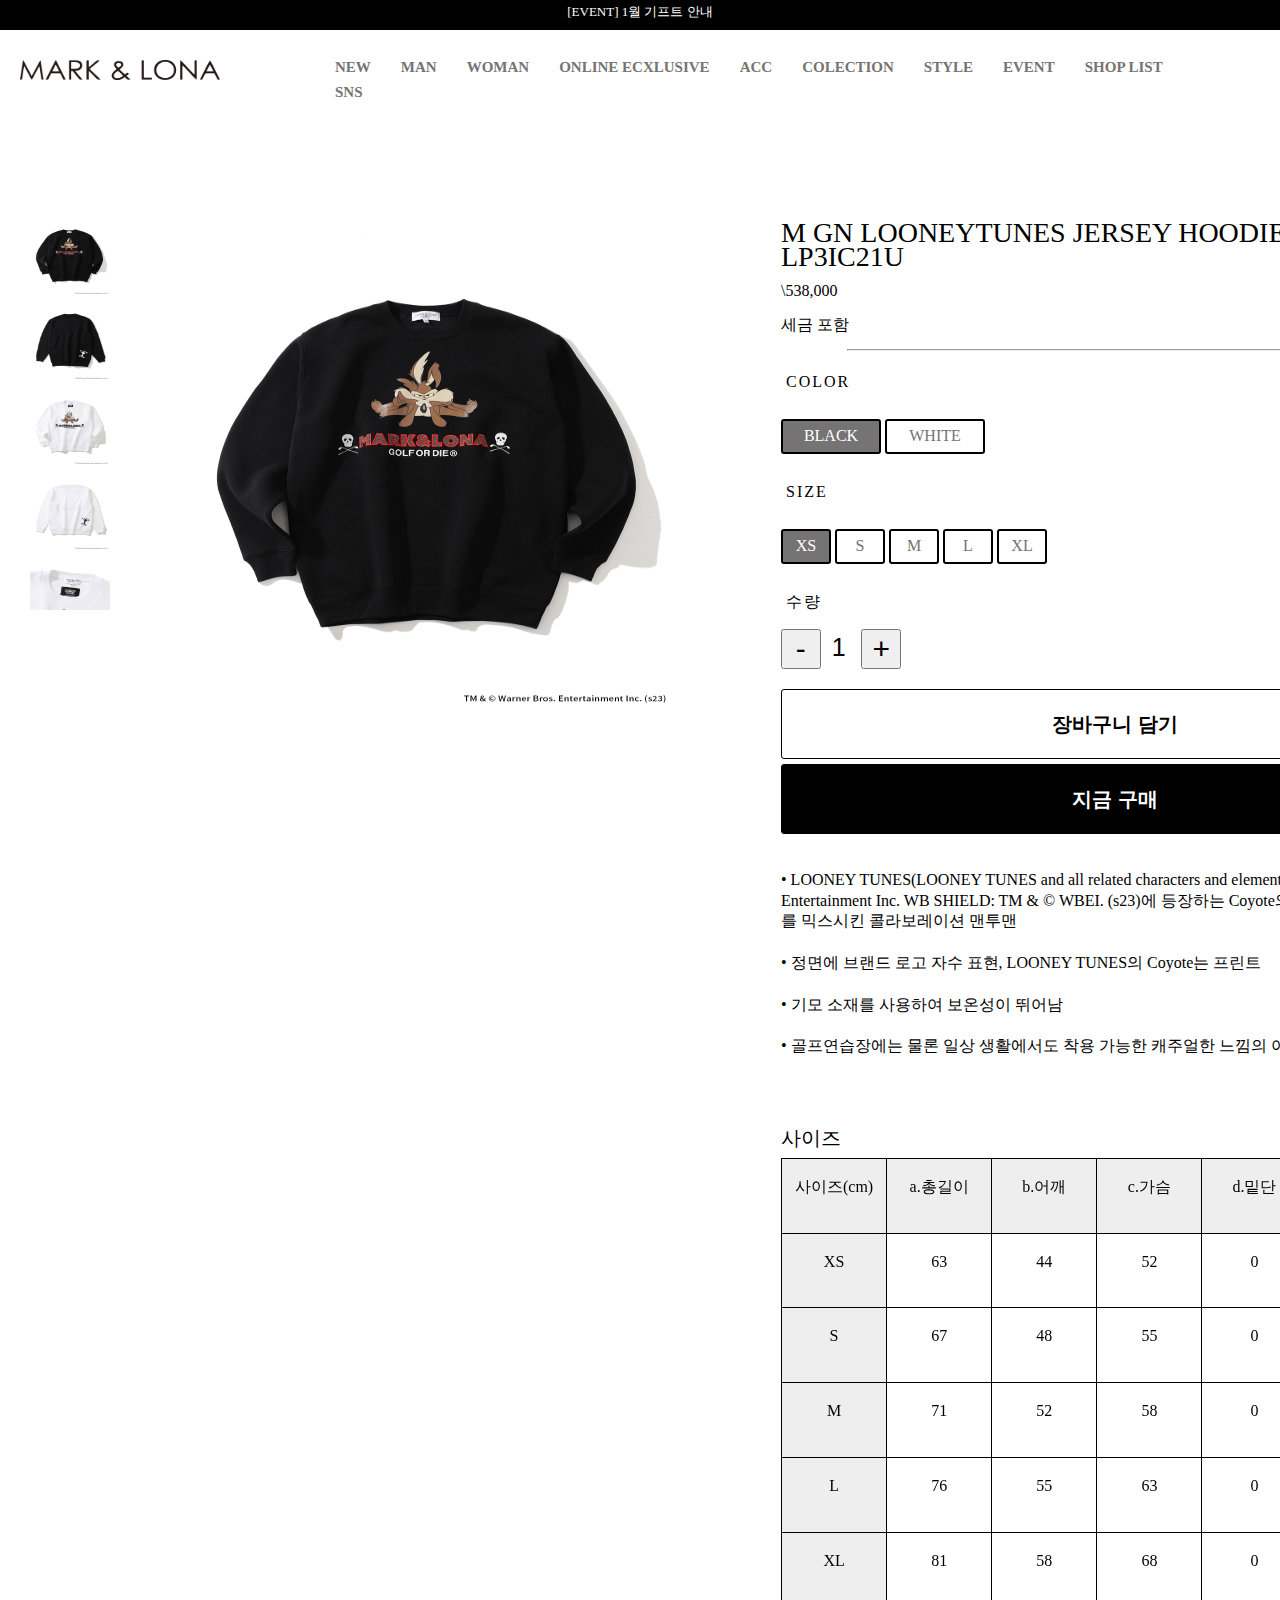
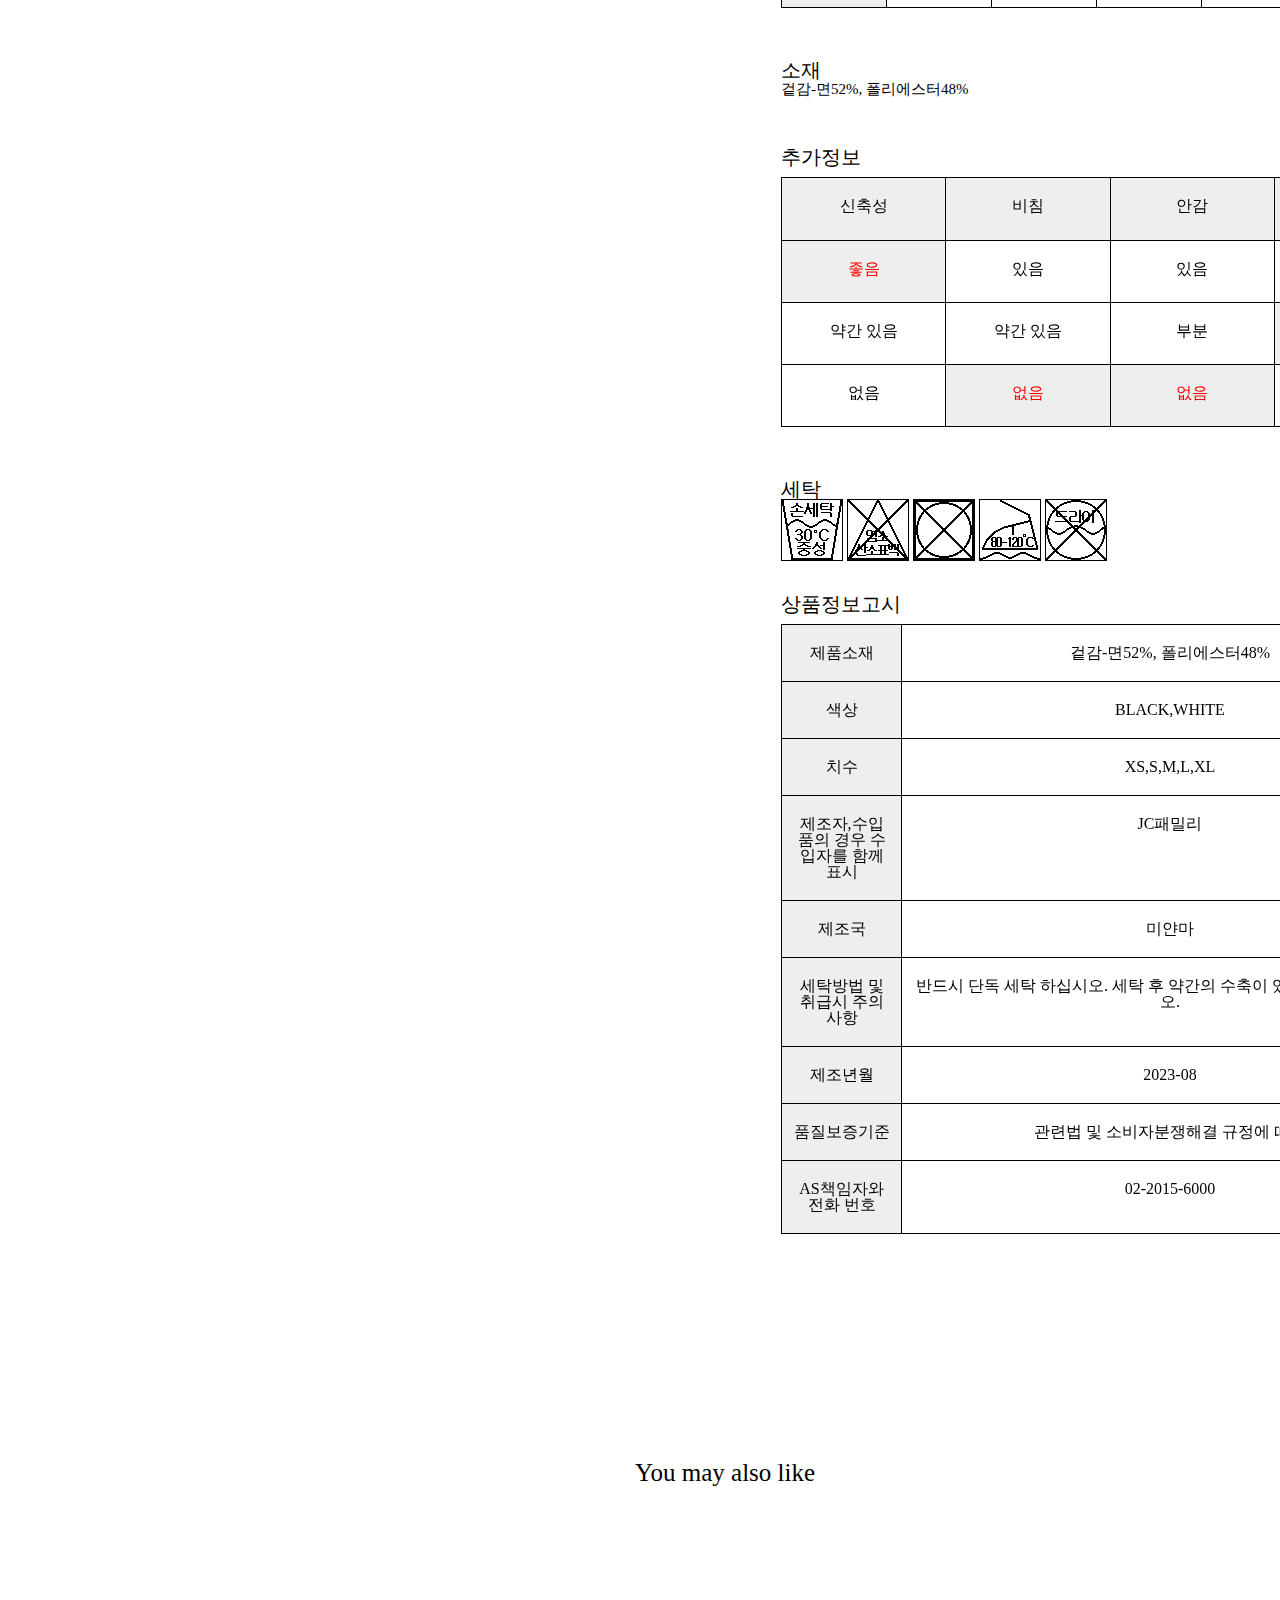
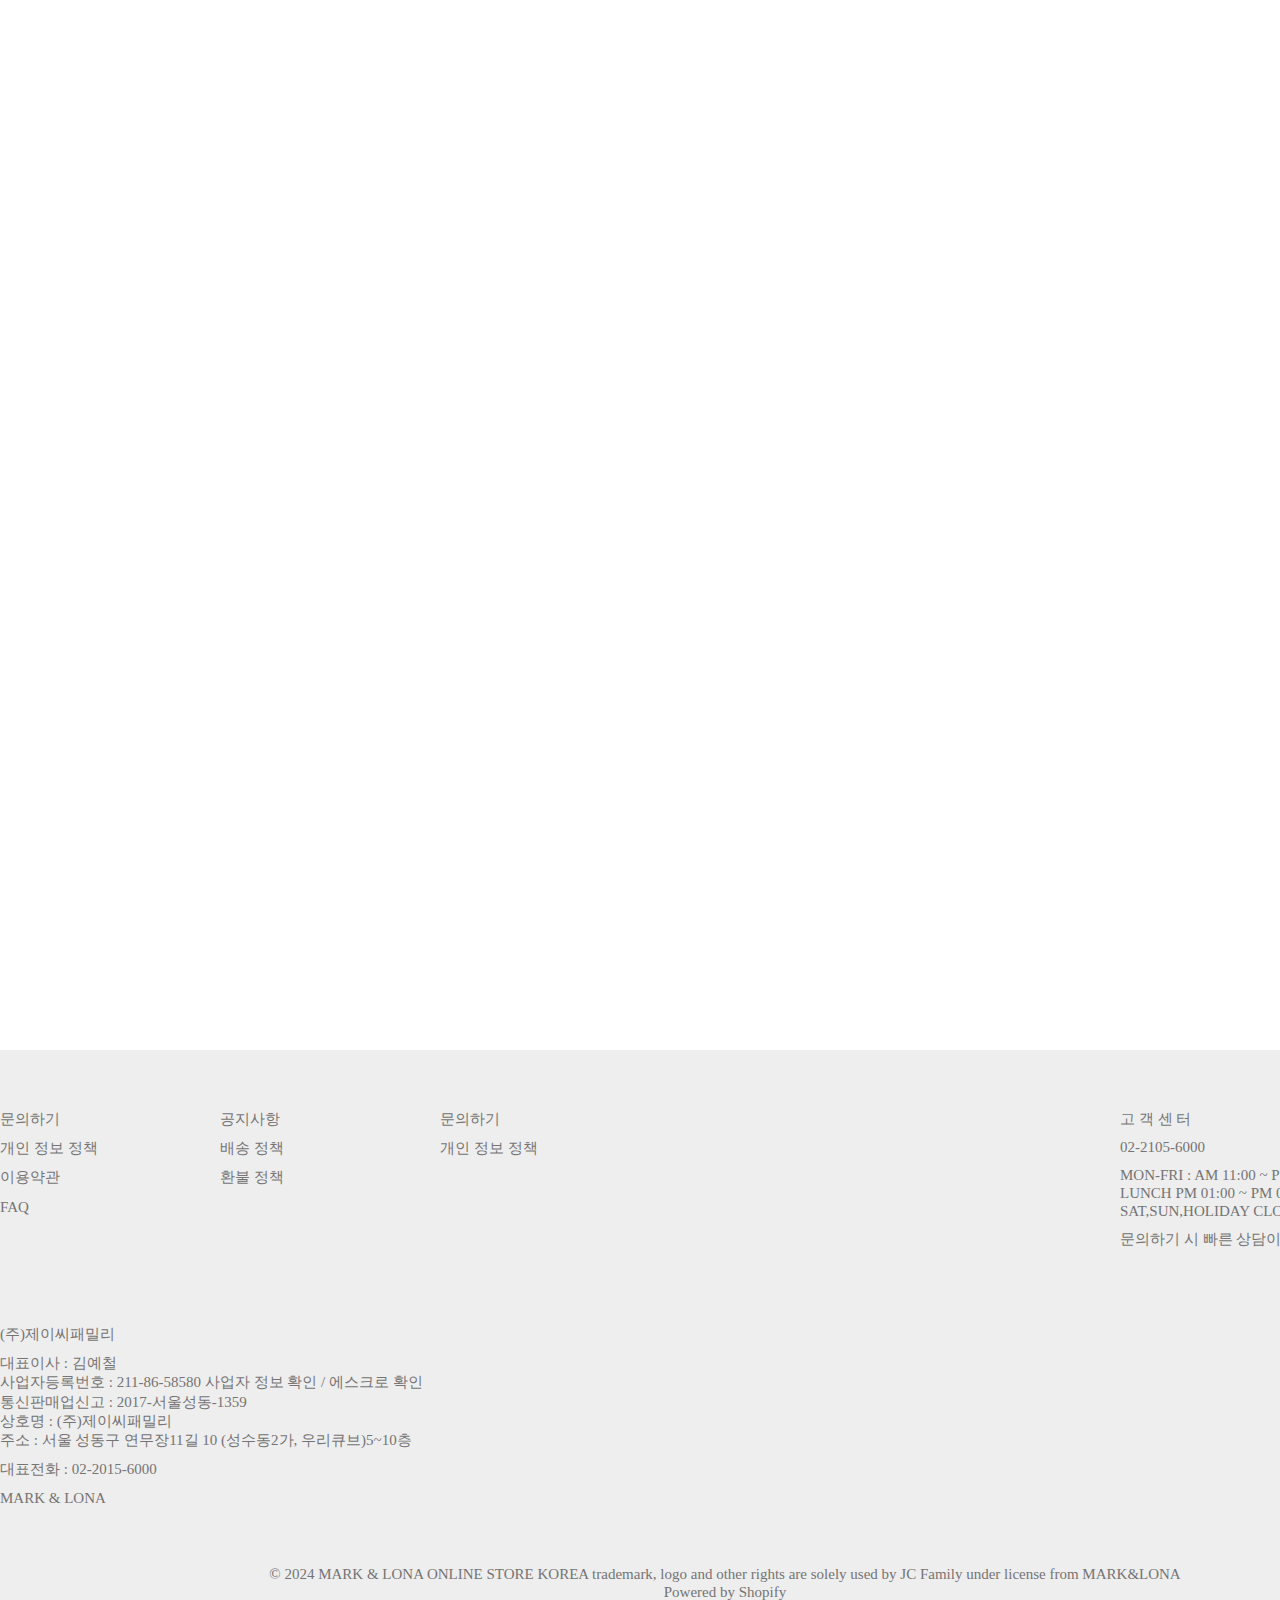
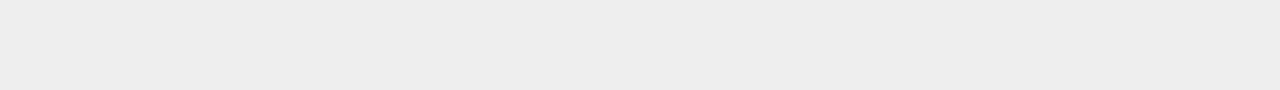
<file: sub.html>
<!DOCTYPE html>
<html lang="ko">
<head>
    <meta charset="UTF-8">
    <meta name="viewport" content="width=device-width, initial-scale=1.0">
    <title>MARK & LONA</title>
    <link rel="stylesheet" href="css/reset.css">
    <link rel="stylesheet" href="css/common.css">
    <link rel="stylesheet" href="css/sub.css">
    <script src="https://ajax.aspnetcdn.com/ajax/jQuery/jquery-3.4.0.min.js"></script>
</head>
<body>
    <div id="announcement">
        <a href="#"><p id="announcement-text">[EVENT] 1월 기프트 안내</p></a>
    </div>
    <div id="header-sub-div">
        <header>
            <div id="logo"><a href="index.html" target="_self"><img alt="logo" src="img/logo.png"></a></div>
            <div id="login">
                <a href="#"><img src="img/login_icon_1.png" alt="login_icon_1"></a>
                <p>  </p>
                <a href="#"><img src="img/login_icon_2.png" alt="login_icon_2"></a>
                <a href="#"><img src="img/login_icon_3.png" alt="login_icon_3"></a>
            </div>
            <nav>
                <ul>
                    <li><a href="index.html" target="_self">NEW</a></li>
                    <li class="big-sub-menu"><a href="index.html" target="_self">MAN</a>
                        <ul class="big-sub-name-ul">
                            <li><a href="index.html" target="_self">OUTER</a>
                                <ul class="clothes-sub-name">
                                    <li><a href="index.html" target="_self">DOWN</a></li>
                                    <li><a href="index.html" target="_self">JACKET</a></li>
                                    <li><a href="index.html" target="_self">VEST</a></li>
                                    <li><a href="index.html" target="_self">RAIN WEAR</a></li>
                                </ul>
                            </li>
                            <li><a href="index.html" target="_self">TOP</a>
                                <ul class="clothes-sub-name">
                                    <li><a href="index.html" target="_self">SHORT SLEEVE</a></li>
                                    <li><a href="index.html" target="_self">LONG SLEEVE</a></li>
                                    <li><a href="index.html" target="_self">SLEEVELESS</a></li>
                                </ul>
                            </li>
                            <li><a href="index.html" target="_self">KNIT WEAR</a>
                                <ul class="clothes-sub-name">
                                    <li><a href="index.html" target="_self">KNIT VEST</a></li>
                                    <li><a href="index.html" target="_self">KNIT WEAR</a></li>
                                </ul>
                            </li>
                            <li><a href="index.html" target="_self">BOTTOM</a>
                                <ul class="clothes-sub-name">
                                    <li><a href="index.html" target="_self">LONG PANTS</a></li>
                                    <li><a href="index.html" target="_self">SHORT PANTS</a></li>
                                </ul>
                            </li>
                        </ul>
                    </li>
                    
                    <li class="big-sub-menu"><a href="index.html" target="_self">WOMAN</a>
                        <ul class="big-sub-name-ul">
                            <li><a href="index.html" target="_self">OUTER</a>
                                <ul class="clothes-sub-name">
                                    <li><a href="index.html" target="_self">DOWN</a></li>
                                    <li><a href="index.html" target="_self">JACKET</a></li>
                                    <li><a href="index.html" target="_self">VEST</a></li>
                                    <li><a href="index.html" target="_self">RAIN WEAR</a></li>
                                </ul>
                            </li>
                            <li><a href="index.html" target="_self">TOP</a>
                                <ul class="clothes-sub-name">
                                    <li><a href="index.html" target="_self">SHORT SLEEVE</a></li>
                                    <li><a href="index.html" target="_self">LONG SLEEVE</a></li>
                                    <li><a href="index.html" target="_self">SLEEVELESS</a></li>
                                </ul>
                            </li>
                            <li><a href="index.html" target="_self">KNIT WEAR</a>
                                <ul class="clothes-sub-name">
                                    <li><a href="index.html" target="_self">KNIT VEST</a></li>
                                    <li><a href="index.html" target="_self">KNIT WEAR</a></li>
                                </ul>
                            </li>
                            <li><a href="index.html" target="_self">BOTTOM</a>
                                <ul class="clothes-sub-name">
                                    <li><a href="index.html" target="_self">LONG PANTS</a></li>
                                    <li><a href="index.html" target="_self">SHORT PANTS</a></li>
                                    <li><a href="index.html" target="_self">SKIRT</a></li>
                                </ul>
                            </li>
                            <li><a href="index.html" target="_self">DRESS</a></li>
                        </ul>
                    </li>
                    <li><a href="index.html" target="_self">ONLINE ECXLUSIVE</a></li>
                    <li class="small-sub-menu"><a href="index.html" target="_self">ACC</a>
                        <ul class="ul-sub-menu">
                            <li><a href="index.html" target="_self">HAT</a></li>
                            <li><a href="index.html" target="_self">GOLF BALL</a></li>
                            <li><a href="index.html" target="_self">POUCH</a></li>
                            <li><a href="index.html" target="_self">CADDIE BAG</a></li>
                            <li><a href="index.html" target="_self">BOSTON BAG</a></li>
                            <li><a href="index.html" target="_self">SHOES</a></li>
                            <li><a href="index.html" target="_self">SOCKS</a></li>
                            <li><a href="index.html" target="_self">GLOVES</a></li>
                            <li><a href="index.html" target="_self">BELT</a></li>
                            <li><a href="index.html" target="_self">ETC</a></li>
                            <li><a href="index.html" target="_self">HEAD COVER</a></li>
                        </ul>
                    </li>
                    <li class="small-sub-menu"><a href="index.html" target="_self">COLECTION</a>
                        <ul class="ul-sub-menu">
                            <li><a href="index.html" target="_self">GENERAL</a></li>
                            <li><a href="index.html" target="_self">TOURNAMENT</a></li>
                            <li><a href="index.html" target="_self">CODE</a></li>
                        </ul>
                    </li>
                    <li><a href="index.html" target="_self">STYLE</a></li>
                    <li><a href="index.html" target="_self">EVENT</a></li>
                    <li><a href="index.html" target="_self">SHOP LIST</a></li>
                    <li class="small-sub-menu"><a href="index.html" target="_self">SNS</a>
                        <ul class="ul-sub-menu">
                            <li><a href="index.html" target="_self">INSTAGRAM</a></li>
                            <li><a href="index.html" target="_self">YOUTUBE</a></li>
                        </ul>
                    </li>
                </ul>
            </nav>
            
        </header>
    <div id=sub>
        <div id="sub-head-hidden"></div>
        <aside>
            <div id="thumbnail-navigation">
                <div class="thumbnail-navigation-img-div"><img src="img/product_thumbnail_1.jpg"></div>
                <div class="thumbnail-navigation-img-div"><img src="img/product_thumbnail_2.jpg"></div>
                <div class="thumbnail-navigation-img-div"><img src="img/product_thumbnail_3.jpg"></div>
                <div class="thumbnail-navigation-img-div"><img src="img/product_thumbnail_4.jpg"></div>
                <div class="thumbnail-navigation-img-div"><img src="img/product_thumbnail_5.jpg"></div>
                <div class="thumbnail-navigation-img-div"><img src="img/product_thumbnail_6.jpg"></div>
                <div class="thumbnail-navigation-img-div"><img src="img/product_thumbnail_7.jpg"></div>
            </div>
            <div>
                <img src="img/product_thumbnail_1.jpg"  id="thumbnail-main-image">
            </div>
        </aside>
        <div id="content">
            <div id="product-main-div">
                <h1>M GN LOONEYTUNES JERSEY HOODIE_COYOTE LP3IC21U</h1>
                <p>&#92;538,000</p>
                <h5>세금 포함</h5>
            </div>
            <hr>
            <div class="product-secondary-div">
                <div class="product-secondary-name-div">COLOR</div>
                <div class="product-secondary-radio-div">
                    <input type="radio" checked="checked" value="black" class="color-radio" id="color1" name="color">
                    <label for="color1">BLACK</label>
                    <input type="radio"  value="white" class="color-radio" id="color2" name="color">
                    <label for="color2">WHITE</label>
                </div>
            </div>
            <div class="product-secondary-div">
                <div class="product-secondary-name-div">SIZE</div>
                <div class="product-secondary-radio-div">
                    <input type="radio" checked="checked" value="XS" class="size-radio" id="size1" name="size">
                    <label for="size1">XS</label>
                    <input type="radio"  value="S" class="size-radio" id="size2" name="size">
                    <label for="size2">S</label>
                    <input type="radio"  value="M" class="size-radio" id="size3" name="size">
                    <label for="size3">M</label>
                    <input type="radio"  value="L" class="size-radio" id="size4" name="size">
                    <label for="size4">L</label>
                    <input type="radio"  value="XL" class="size-radio" id="size5" name="size">
                    <label for="size5">XL</label>
                </div>
            </div>
            
            <div class="product-secondary-div">
                <div class="product-secondary-name-div">수량</div>
                <div class="product-secondary-amount-div">
                    <div id="product-secondary-amount-input-div">
                        <button id="amount-button-minus">-</button>
                        <input type="text" id="amount-input" value="1" name="amount">
                        <button id="amount-button-plus">+</button>
                    </div>
                </div>
                
            </div>
            <div id="product-cart-purchase-div">
                <div id="product-cart-div">
                    <button id="add-cart" class="cart-purchase-button" name="add">장바구니 담기</button>
                </div>
                <div id="product-purchase-div">
                    <button id="purchase" class="cart-purchase-button" name="purchase">지금 구매</button>
                </div>
            </div>
            <div id="product-block">
                <p><br>• LOONEY TUNES(LOONEY TUNES and all related characters and elements © & ™ Warner Brros. Entertainment Inc. WB SHIELD: TM & © WBEI. (s23)에 등장하는 Coyote와 MARK&LONA 로고를 믹스시킨 콜라보레이션 맨투맨<br><br>
                    • 정면에 브랜드 로고 자수 표현, LOONEY TUNES의 Coyote는 프린트<br><br>
                    • 기모 소재를 사용하여 보온성이 뛰어남<br><br>
                    • 골프연습장에는 물론 일상 생활에서도 착용 가능한 캐주얼한 느낌의 아이템<br><br></p>
                    <div id="product-block-hidden-div"></div>
                    <div id="product-block-size-table-div">
                        <strong style="font-size: 20px;">사이즈</strong>
                        <table class="product-block-size-table">
                            <colgroup>
                                <col span="5" style="width:16.0%;">
                            </colgroup>
                            <tbody>
                                <tr>
                                    <th style="background-color:#eee;">사이즈(cm)</th>
                                    <th style="background-color:#eee;">a.총길이</th>
                                    <th style="background-color:#eee;">b.어깨</th>
                                    <th style="background-color:#eee;">c.가슴</th>
                                    <th style="background-color:#eee;">d.밑단</th>
                                    <th style="background-color:#eee;">e.소매길이</th>
                                </tr>
                                <tr>
                                    <td style="background-color:#eee;"><b>XS</b></td>
                                    <td>63</td>
                                    <td>44</td>
                                    <td>52</td>
                                    <td>0</td>
                                    <td>57</td>
                                </tr>
                                <tr>
                                    <td style="background-color:#eee;"><b>S</b></td>
                                    <td>67</td>
                                    <td>48</td>
                                    <td>55</td>
                                    <td>0</td>
                                    <td>60</td>
                                </tr>
                                <tr>
                                    <td style="background-color:#eee;"><b>M</b></td>
                                    <td>71</td>
                                    <td>52</td>
                                    <td>58</td>
                                    <td>0</td>
                                    <td>61</td>
                                </tr>
                                <tr>
                                    <td style="background-color:#eee;"><b>L</b></td>
                                    <td>76</td>
                                    <td>55</td>
                                    <td>63</td>
                                    <td>0</td>
                                    <td>62</td>
                                </tr>
                                <tr>
                                    <td style="background-color:#eee;"><b>XL</b></td>
                                    <td>81</td>
                                    <td>58</td>
                                    <td>68</td>
                                    <td>0</td>
                                    <td>63</td>
                                </tr>
                            </tbody>
                        </table>
                    </div>
                    <br><br>
                    <strong style="font-size: 20px;">소재</strong><br>
                    <p style="font-size: 15px;">겉감-면52%, 폴리에스터48%</p><br><br><br>

                    <div id="product-block-additional-information-div">
                        <strong style="font-size: 20px;">추가정보</strong>
                        <table class="product-black-additional-information-table">
                            <colgroup>
                            <col span="4">
                            </colgroup>
                            <tbody>
                                <tr>
                                    <th style="background-color:#eee;">신축성</th>
                                    <th style="background-color:#eee;">비침</th>
                                    <th style="background-color:#eee;">안감</th>
                                    <th style="background-color:#eee;">두께감</th>
                                </tr>
                                <tr>
                                    <td style="background-color:#eee; color:red;">좋음</td>
                                    <td>있음</td>
                                    <td>있음</td>
                                    <td>두꺼움</td>
                                </tr>
                                <tr>
                                    <td>약간 있음</td>
                                    <td>약간 있음</td>
                                    <td>부분</td>
                                    <td style="background-color:#eee; color:red;">보통</td>
                                </tr>
                                <tr>
                                    <td>없음</td>
                                    <td style="background-color:#eee; color:red;">없음</td>
                                    <td style="background-color:#eee; color:red;">없음</td>
                                    <td>얇음</td>
                                </tr>
                            </tbody>
                        </table>
                    </div>
                    <br><br>
                    <strong style="font-size: 20px;">세탁</strong><br>
                    <div id="product-block-wash-information">
                        <img src="img/wash_1.bmp" style="border:1px solid black;">
                        <img src="img/wash_2.bmp" style="border:1px solid black;">
                        <img src="img/wash_3.bmp" style="border:1px solid black;">
                        <img src="img/wash_4.bmp" style="border:1px solid black;">
                        <img src="img/wash_5.bmp" style="border:1px solid black;">
                    </div>
                    <div id="product-block-information-div">
                        <strong style="font-size: 20px;">상품정보고시</strong>
                        <table class="product-block-information-table">
                            <colgroup>
                            <col width="120"><col width>
                            </colgroup>
                            <tbody>
                                <tr>
                                    <td style="background-color:#eee;">제품소재</td>
                                    <td>겉감-면52%, 폴리에스터48%</td>
                                </tr>
                                <tr>
                                    <td style="background-color:#eee;">색상</td>
                                    <td>BLACK,WHITE</td>
                                </tr>
                                <tr>
                                    <td style="background-color:#eee;">치수</td>
                                    <td>XS,S,M,L,XL</td>
                                </tr>
                                <tr>
                                    <td style="background-color:#eee;">제조자,수입품의 경우 수입자를 함께 표시</td>
                                    <td>JC패밀리</td>
                                </tr>
                                <tr>
                                    <td style="background-color:#eee;">제조국</td>
                                    <td>미얀마</td>
                                </tr>
                                <tr>
                                    <td style="background-color:#eee;">세탁방법 및 취급시 주의사항</td>
                                    <td>반드시 단독 세탁 하십시오. 세탁 후 약간의 수축이 있으므로 유의 하십시오.</td>
                                </tr>
                                <tr>
                                    <td style="background-color:#eee;">제조년월</td>
                                    <td>2023-08</td>
                                </tr>
                                <tr>
                                    <td style="background-color:#eee;">품질보증기준</td>
                                    <td>관련법 및 소비자분쟁해결 규정에 따름</td>
                                </tr>
                                <tr>
                                    <td style="background-color:#eee;">AS책임자와 전화 번호</td>
                                    <td>02-2015-6000</td>
                                </tr>
                            </tbody>
                        </table>
                    </div>
            </div>
            
        </div>
        
    </div>
    </div>
    <div id="suggest-item">
        <div id="suggest-item-text-div"><h3>You may also like</h3></div>
        <div id="suggest-item-image-big-div">
            <div class="suggest-item-image-list-div"></div>
            <div class="suggest-item-image-list-div"></div>
            <div class="suggest-item-image-list-div"></div>
            <div class="suggest-item-image-list-div"></div>
            <div class="suggest-item-image-list-div"></div>
            <div class="suggest-item-image-list-div"></div>
            <div class="suggest-item-image-list-div"></div>
            <div class="suggest-item-image-list-div"></div>
        </div>
    </div>
    <footer>
        <div id="foot">
            <div>
                <ul class="ul">
                    <li><a href="#">문의하기</a></li>
                    <li><a href="#">개인 정보 정책</a></li>
                    <li><a href="#">이용약관</a></li>
                    <li><a href="#">FAQ</a></li>
                </ul>
            </div>
            <div>
                <ul class="ul">
                    <li><a href="#">공지사항</a></li>
                    <li><a href="#">배송 정책</a></li>
                    <li><a href="#">환불 정책</a></li>
                </ul>
            </div>
            <div>
                <ul class="ul">
                    <li><a href="#">문의하기</a></li>
                    <li><a href="#">개인 정보 정책</a></li>
                </ul>
            </div>
            <div id="custom">
                <p id="customer-senter">고 객 센 터</p>
                <p id="tel">02-2105-6000</p>
                <p id="open-time">MON-FRI : AM 11:00 ~ PM 5:00<br>LUNCH PM 01:00 ~ PM 02:00<br>SAT,SUN,HOLIDAY CLOSED</p>
                <p id="fasttalk">문의하기 시 빠른 상담이 가능합니다.</p>
            </div>
            <div id="hide"></div>
            <div id="coop">
                <p>(주)제이씨패밀리</p>
                <p>대표이사 : 김예철<br>사업자등록번호 : 211-86-58580 사업자 정보 확인 / 에스크로 확인<br>통신판매업신고 : 2017-서울성동-1359<br>상호명 : (주)제이씨패밀리<br>주소 : 서울 성동구 연무장11길 10 (성수동2가, 우리큐브)5~10층</p>
                <p>대표전화 : 02-2015-6000</p>
                <p>MARK & LONA</p>
            </div>
            <div id="coop-2024">
                © 2024 MARK & LONA ONLINE STORE KOREA trademark, logo and other rights are solely used by JC Family under license from MARK&LONA<br>Powered by Shopify
            </div>
        </div>
    </footer>

    <script>
        /* announcement */
        var announcement_text = document.getElementById('announcement-text');
        var announcement_text_array=['[2024]회원 정책','마크앤로나 23FW OPEN','[EVENT]1월 기프트 안내']
        var announcement_text_index= 0;

        function announcement(){
            announcement_text.innerHTML=announcement_text_array[announcement_text_index];
            announcement_text_index++;
            if(announcement_text_index >= announcement_text_array.length){
                announcement_text_index=0;
            }
        }
        setInterval(announcement,5000);

        /* nav */

        $(function(){
            $("nav > ul > li").mouseover(function(){
                $(this).children(".ul-sub-menu").stop().slideDown()
            }).mouseout(function(){
                $(".ul-sub-menu").stop().slideUp()
            });
            $(".big-sub-menu").mouseover(function(){
                $(this).children(".big-sub-name-ul").stop().slideDown()
            }).mouseout(function(){
                $(".big-sub-name-ul").stop().slideUp()
            });
        });

        /* thumbnail_navigation */
        $(document).ready(function () {
            $("#thumbnail-navigation div:first-child").mouseover(function () {
                $("#thumbnail-main-image").attr("src", "img/product_thumbnail_1.jpg");
            });
            $("#thumbnail-navigation div:nth-child(2)").mouseover(function () {
                $("#thumbnail-main-image").attr("src", "img/product_thumbnail_2.jpg");
            });
            $("#thumbnail-navigation div:nth-child(3)").mouseover(function () {
                $("#thumbnail-main-image").attr("src", "img/product_thumbnail_3.jpg");
            });
            $("#thumbnail-navigation div:nth-child(4)").mouseover(function () {
                $("#thumbnail-main-image").attr("src", "img/product_thumbnail_4.jpg");
            });
            $("#thumbnail-navigation div:nth-child(5)").mouseover(function () {
                $("#thumbnail-main-image").attr("src", "img/product_thumbnail_5.jpg");
            });
            $("#thumbnail-navigation div:nth-child(6)").mouseover(function () {
                $("#thumbnail-main-image").attr("src", "img/product_thumbnail_6.jpg");
            });
            $("#thumbnail-navigation div:nth-child(7)").mouseover(function () {
                $("#thumbnail-main-image").attr("src", "img/product_thumbnail_7.jpg");
            });
        });


        /* amount-button */
        var input =document.getElementById("amount-input");
        
        document.getElementById("amount-button-minus").onclick = function(){
            input.value--;
            if(input.value < 0){input.value = 0;}
        }
        document.getElementById("amount-button-plus").onclick = function(){
            input.value++;
            if(input.value > 99){
                alert("더 이상 구매할 수 없습니다.");
                input.value = 99;
            }
        }

        /* suggest-item */
        $(function(){
            $.ajax({
                url:"./json/sub_suggest_item_1.json",
                dataType:"json",
                success: function(data){
                    if(data.length>0){
                        for(var i in data){
                            $(".suggest-item-image-list-div").eq(i).append("<a href='#'><img alt='suggestItem' src='img/"+data[i].url+"'></a>");
                            $(".suggest-item-image-list-div").eq(i).append("<p>"+data[i].name+"</p>")
                        }
                    }
                }
            });
        });

        
    </script>
</body>
</html>
</file>
<file: css/common.css>
@charset "utf-8";
a {text-decoration: none;}

/* announcement */
#announcement {width:100%; height:30px; background-color: black; margin:0 auto;}
#announcement-text {color:white; font-size: 13px; font-weight: 300; padding:5px; text-align: center;}

/* header */
header {width:1450px; height:80px; margin:0 auto;}
#logo {width:200px; height:20px; float:left; margin:30px 0 0 20px;}
#logo a img {width:100%; height:100%;}

/* nav */
nav {width:900px; height:30px; float:right; margin:25px 50px 0 0;}
nav > ul > li {font-size: 15px; padding:5px 15px; float:left; transition:all 0.5s ease; font-weight: 600;}
nav > ul > li a {color:#757373;}
.ul-sub-menu {display:none;  background-color: white; z-index: 3; position:absolute; float: left; padding:10px;}
.ul-sub-menu > li {transition: all 0.5s ease; line-height: 300%;}
.ul-sub-menu > li > a:hover {background-color: #eee; display: block;}

.big-sub-name-ul {display:none;  background-color: white; z-index: 3; position:absolute; float: left;}
.big-sub-name-ul > li {float: left; padding-right: 100px; line-height: 60px;}
.big-sub-name-ul > li > a {color:black;}
.clothes-sub-name >li {line-height: 120%;}


/* login */
#login {width:150px; height:30px; float:right; margin:25px 30px 0 0;}
#login a {width:30%; height:100%; float:left;}
#login a img {width:90%; height:90%; padding:0 8px;}


/* footer */
footer {width:100%; height:640px; background-color: #eee; margin:0 auto;}
#foot {line-height: 120%; width:1450px; height:100%; margin:0 auto; padding:60px 0px;}
.ul {width:220px; padding-right:20px; float:left;}
.ul > li {width:100%; height:auto; margin:0 0 10px 0; font-size:15px;}
.ul > li > a {color:#757373;}
#custom {width:330px; height:165px; float:right; padding:0 60px 0 0;}
#custom p {line-height: 120%; width:100%; font-size:15px; float:left; margin:0 0 10px 0px; color:#757373}
#hide {width:100%; height:50px;  float:right;}
#coop {width:500px; height:200px; float:left;}
#coop p {width:100%; font-size: 15px; float: left; margin:0 0 10px 0px; color:#757373}
#coop-2024 {line-height: 120%; font-size: 15px; color:#757373; text-align: center; padding:40px; width:100%; height:auto;float:left;}
</file>
<file: css/sub.css>
@charset "utf-8";
table,tr,td,th {border:1px solid black;}
td,th {padding:20px 10px;}

/* announcement */
#announcement {width:100%; height:30px; background-color: black; margin:0 auto;}
#announcement-text {color:white; font-size: 13px; font-weight: 300; padding:5px; text-align: center;}

/* header-sub-div */
#header-sub-div {width:100%; position:relative;}

/* sub */
#sub {width:1450px; height:2900px; margin:0 auto;}
#sub-head-hidden {width:1450px; height:80px; margin:0 auto;}

aside {width:700px; height:600px; float:left; position:sticky; top: 160px;}
#thumbnail-navigation {float:left; width:100px; height:400px; margin:20px 0 0 20px; overflow: scroll;}
#thumbnail-navigation::-webkit-scrollbar {display: none;}
.thumbnail-navigation-img-div {width:80px; height:80px; margin: 5px 0 5px 10px; cursor: pointer;}
.thumbnail-navigation-img-div > img {width:100%; height:100%;}

#thumbnail-main-image {width:500px; height:500px; float:right; margin:20px 20px 0 0;}
#thumbnail-main-image > img {width:100%; height:100%;}

#content {width:700px; height:auto; float:right; padding-left:30px; border:1px solid white;}

#product-main-div {width:100%; height:150px; line-height: 150%; padding-top: 20px;}
#product-main-div > h1 {font-size: 28px; margin-top: 10px;}
#product-main-div > p {margin:10px 0;}

#content > hr {width:80%;}
.product-secondary-div {width:100%; height:100px; margin-bottom:10px;}
.product-secondary-name-div {width:100%; height:50px; padding:15px 0 10px 5px; text-align: left; letter-spacing: 2px;}
.product-secondary-radio-div {width:100%; height:50px; float: left; padding-top: 10px;}
.color-radio {display: none;}
.color-radio+label {display:inline-block; width:100px; height:35px; border:2px solid black; border-radius: 3px; line-height: 20px; text-align: center; padding-top:5px}
.color-radio+label {background-color: white; color:#757373;}
.color-radio:checked+label {background-color: #757373; color:white;}

.size-radio {display: none;}
.size-radio+label {display:inline-block; width:50px; height:35px; border:2px solid black; border-radius: 3px; line-height: 20px; text-align: center; padding-top: 5px;}
.size-radio+label {background-color: white; color:#757373;}
.size-radio:checked+label {background-color: #757373; color:white;}

.product-secondary-amount-div {width:100%; height:50px; float: left;}
#product-secondary-amount-input-div {width:120px; height:40px;}
#amount-input {width:30%; height:33px; font-size:25px; text-align: center; padding:0; border:0; margin-top:2px}
#amount-button-minus {width:33%; height:40px; float:left; font-size: 30px;}
#amount-button-plus {width:33%; height:40px; float:right; font-size: 30px;}

#product-cart-purchase-div {width: 100%; height: 150px; margin-bottom: 10px;}
#product-cart-div {width:100%; height:70px; margin-bottom:5px;}
#product-purchase-div {width:100%; height:70px; margin-top:5px;}
.cart-purchase-button {width:100%; height:100%; border:1px solid black; cursor: pointer; border-radius: 3px; font-size: 20px; font-weight: 600;}
#add-cart {background-color: white; color:black;}
#purchase {background-color: black; color: white;}
#purchase:hover {opacity: 0.8;}

#product-block {width:100%; height:2000px; padding-right: 10px;}
#product-block > p {line-height: 130%;}

#product-block-hidden-div {width:100%; height:50px;}

#product-block-size-table-div {width:100%; height:500px;}
.product-block-size-table {width:100%; height:450px; text-align: center; border-spacing: 1px; position:relative; border:1px solid #757373; table-layout: fixed; margin-top: 10px;}
.product-block-size-table > tr > td {padding:10px}

#product-block-additional-information-div {width:100%; height:300px;}
.product-black-additional-information-table {width:100%; height:250px; text-align: center; border-spacing: 1px; position:relative; border:1px solid #757373; table-layout: fixed; margin-top: 10px;}

#product-block-information-div {width:100%; height:500px; margin-top: 30px;}
.product-block-information-table {width:100%; height:450px; text-align: center; border-spacing: 1px; position:relative; border:1px solid #757373; table-layout: fixed; margin-top: 10px;}



#suggest-item {width:1450px; height:auto;  margin:20px auto;}
#suggest-item-text-div {width:100%; height:100px; text-align: center; padding-top:30px; font-size: 25px;}
#suggest-item-image-big-div {width:100%; height:1100px; padding:20px 90px;}
.suggest-item-image-list-div {width:300px; height:400px; float:left; margin:20px 0 20px 10px; text-align: center;}
.suggest-item-image-list-div > a > img {width:100%; height:300px;}
</file>
